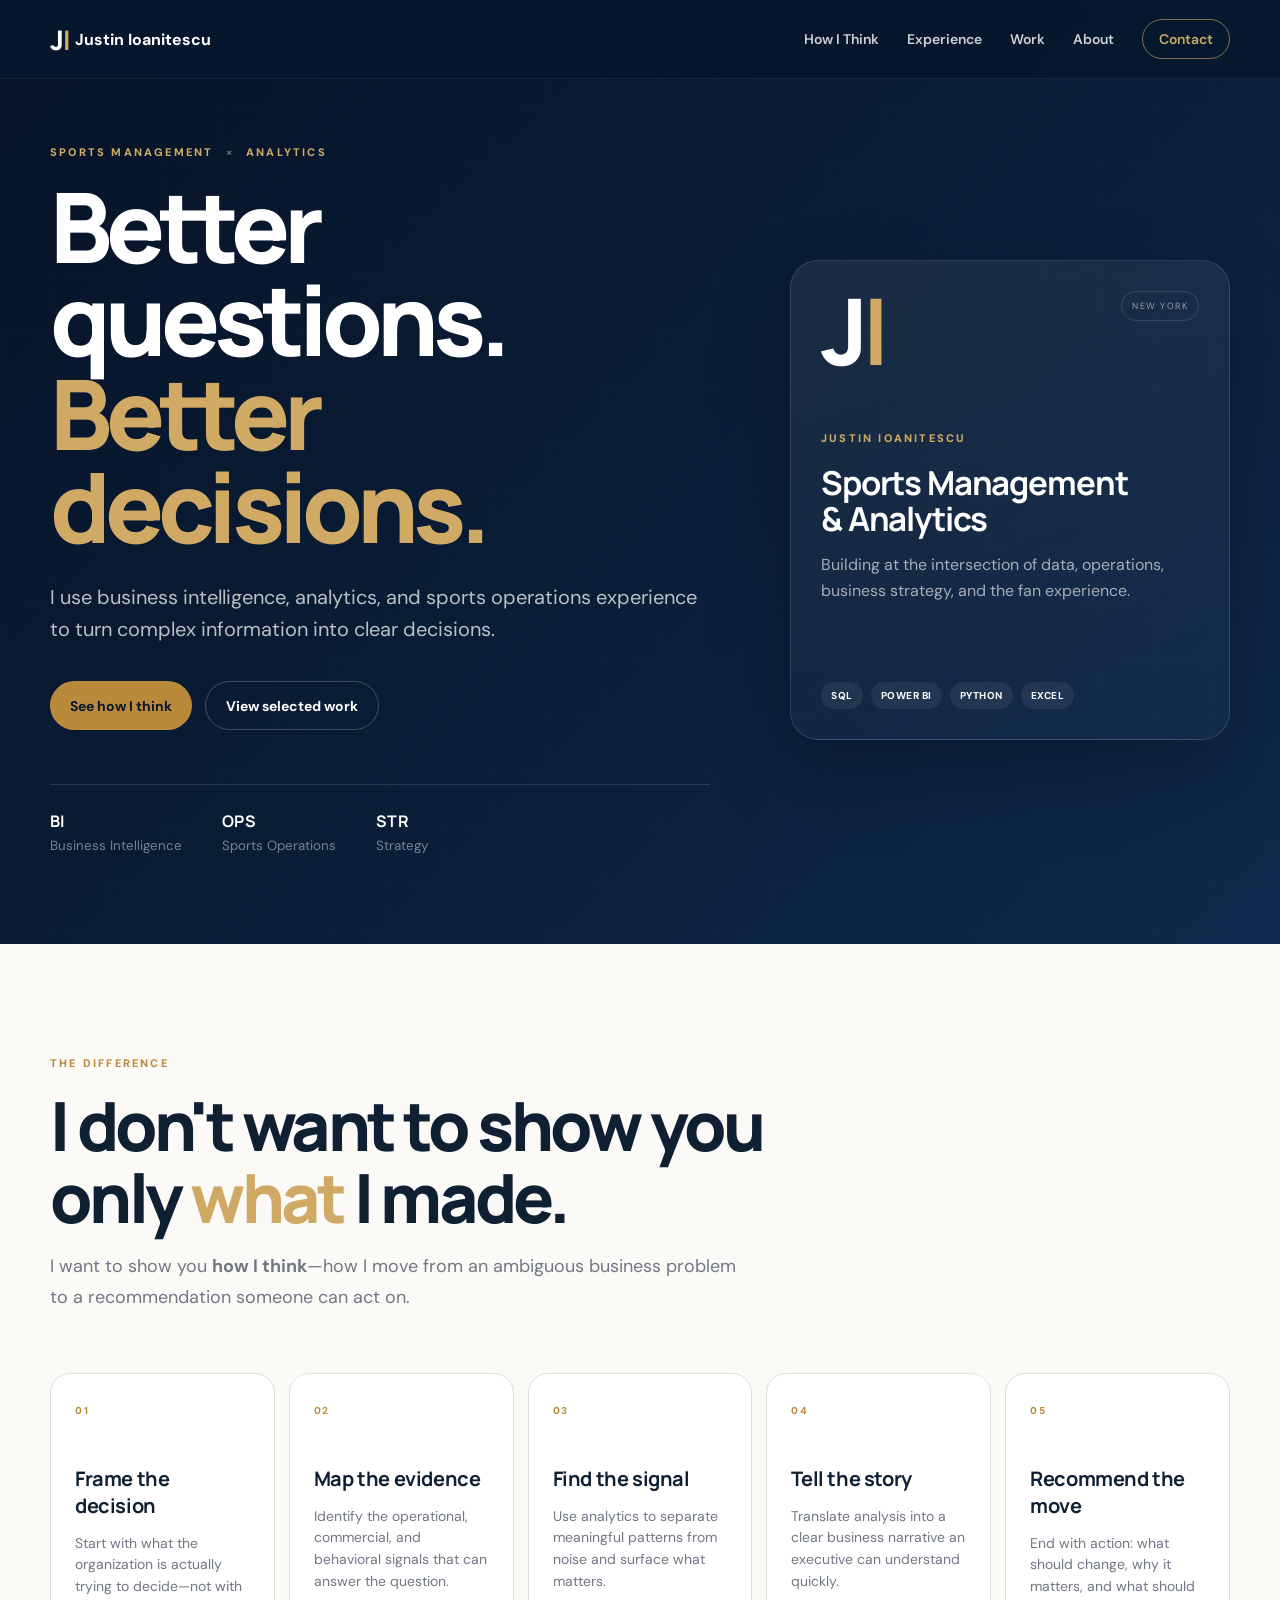
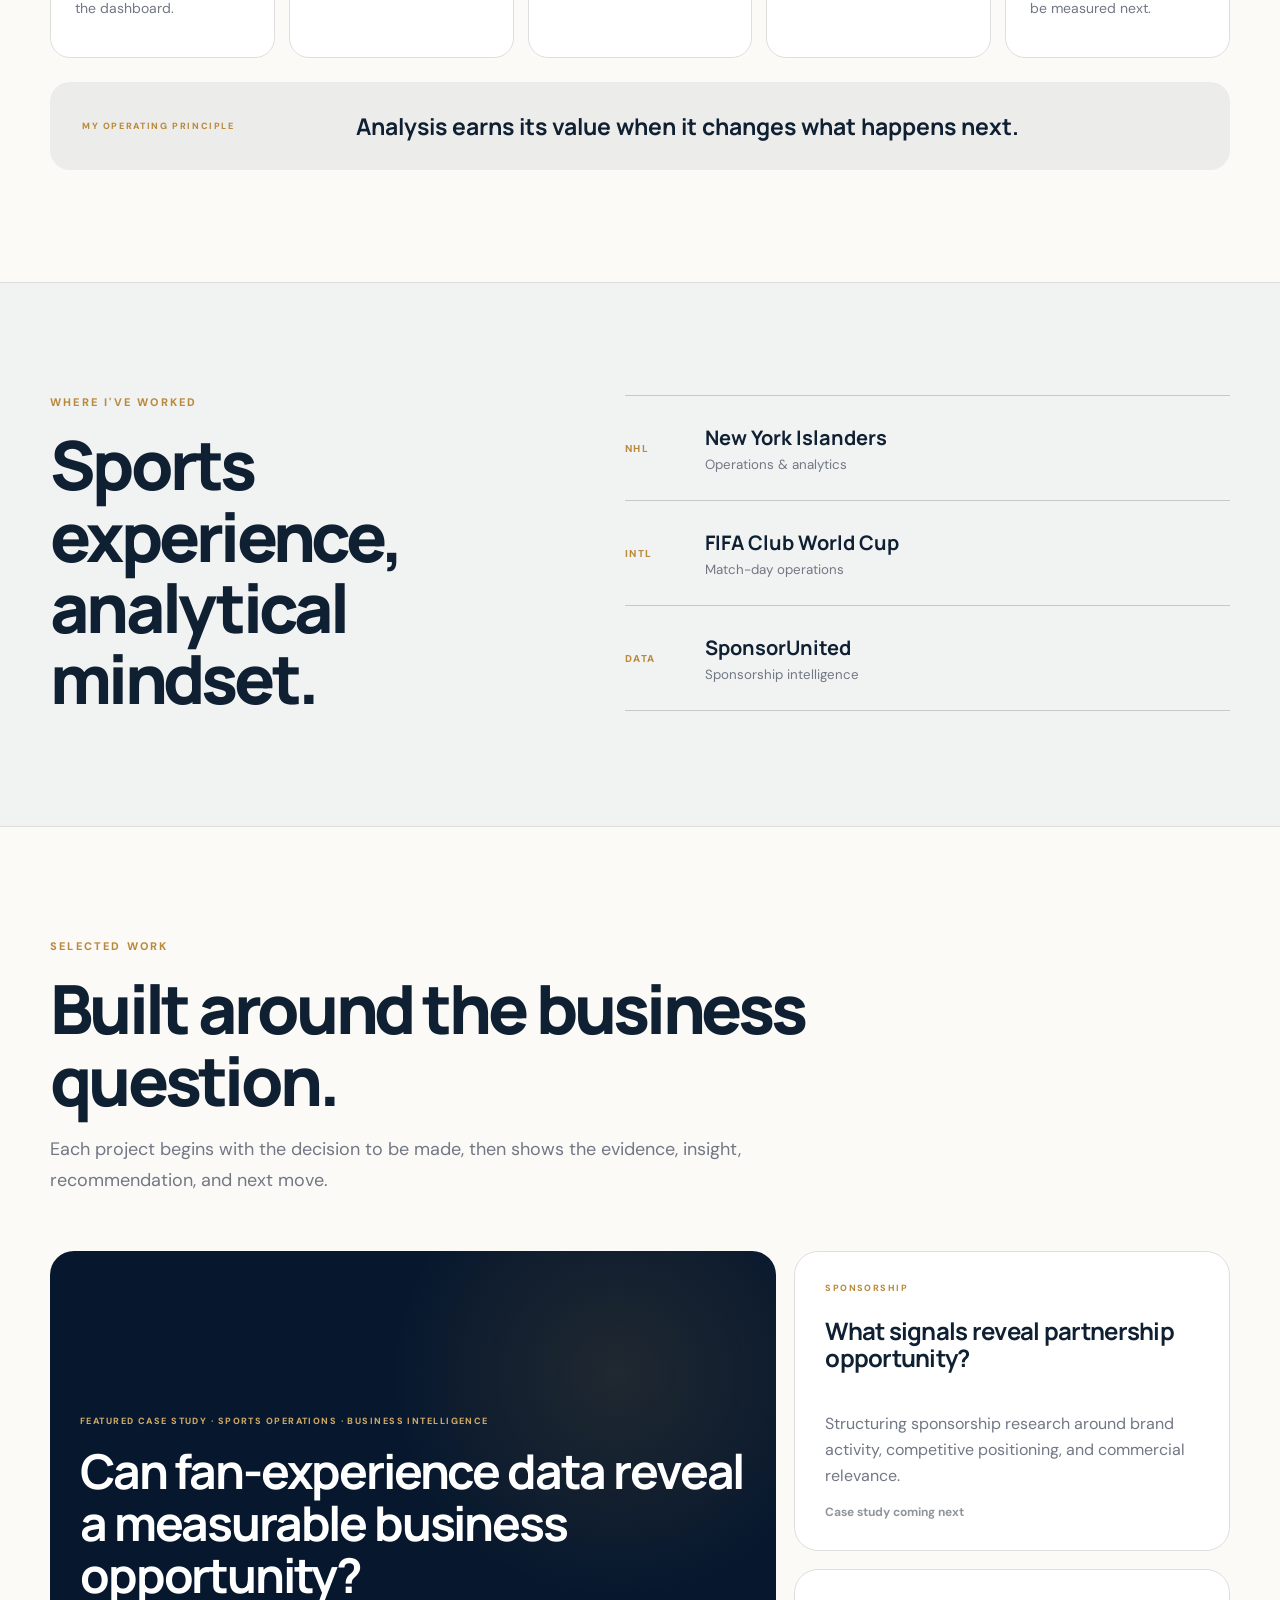
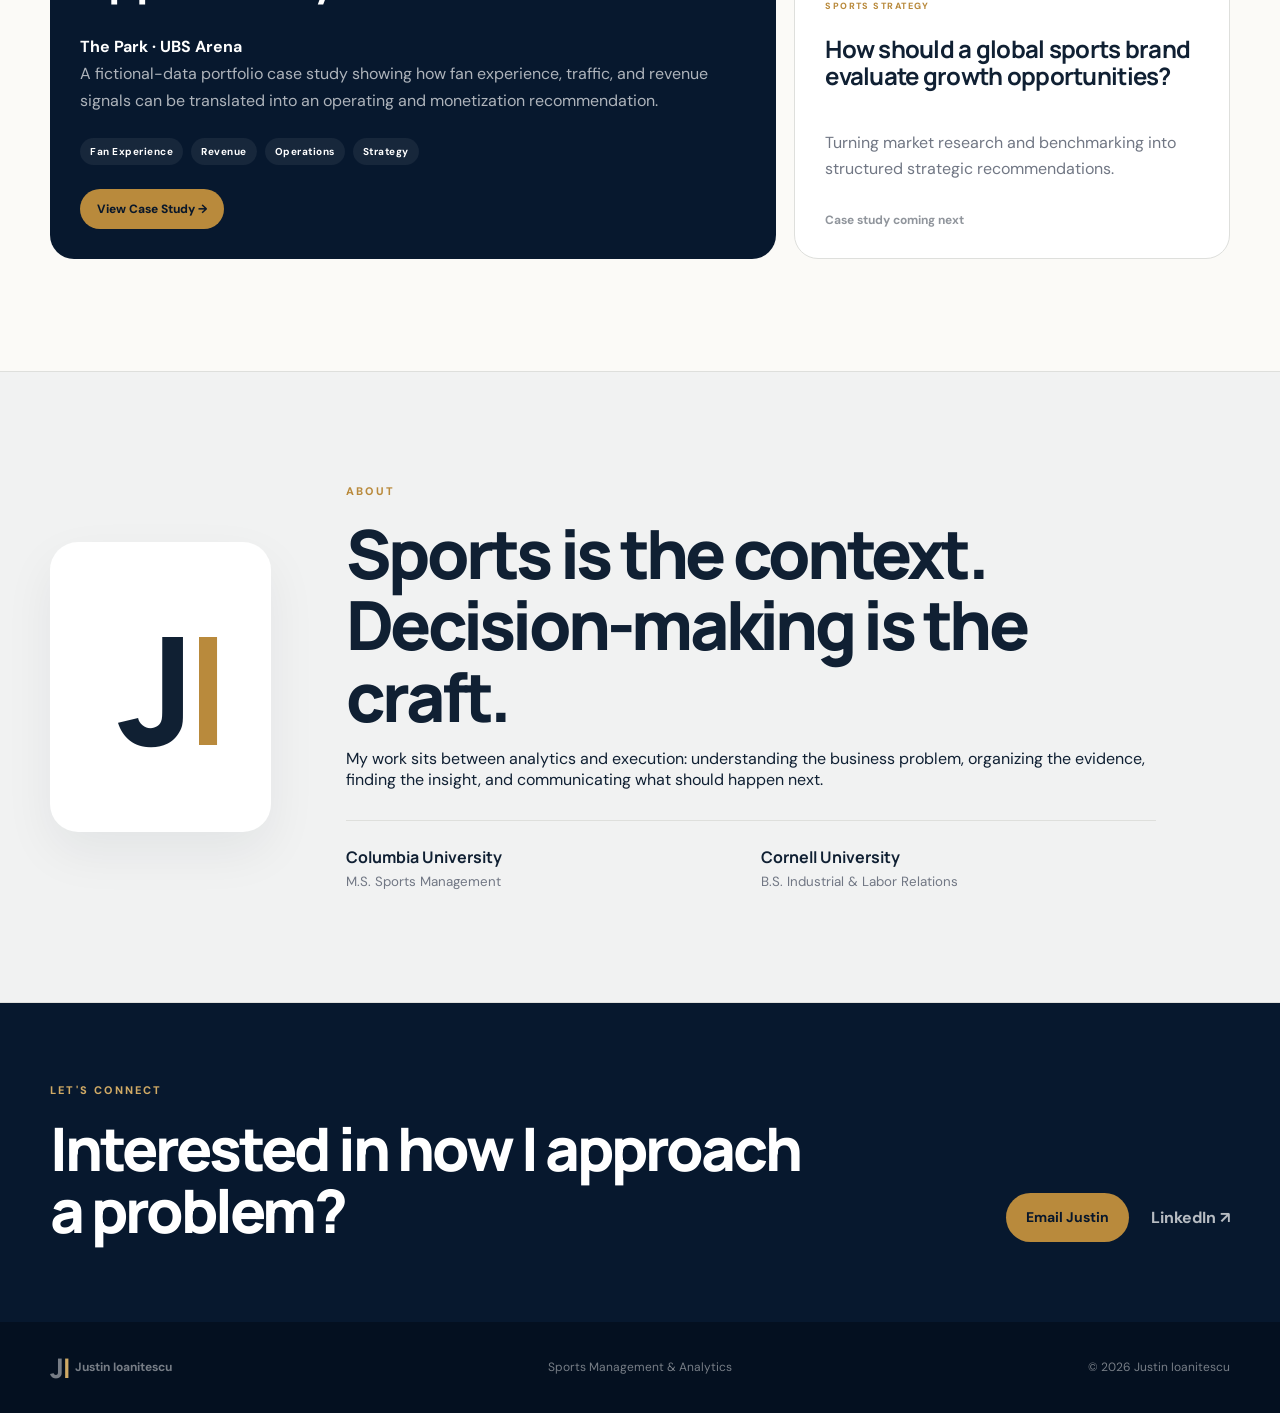
<file: index.html>
<!doctype html>
<html lang="en">
<head>
<meta charset="utf-8">
<meta name="viewport" content="width=device-width,initial-scale=1">
<meta name="description" content="Justin Ioanitescu — Sports Management & Analytics">
<title>Justin Ioanitescu | Sports Management & Analytics</title>
<link rel="icon" href="assets/favicon.svg">
<link rel="stylesheet" href="styles.css">
</head>
<body>
<header>
  <div class="nav">
    <a class="brand" href="#top"><span class="mark">J<b>I</b></span><span>Justin Ioanitescu</span></a>
    <button class="menu" aria-label="Menu">☰</button>
    <nav>
      <a href="#thinking">How I Think</a>
      <a href="#experience">Experience</a>
      <a href="#work">Work</a>
      <a href="#about">About</a>
      <a class="pill" href="mailto:justin.ioanitescu@gmail.com">Contact</a>
    </nav>
  </div>
</header>

<main id="top">
<section class="hero">
  <div class="grid"></div>
  <div class="wrap hero-grid">
    <div class="hero-copy reveal">
      <p class="eyebrow">SPORTS MANAGEMENT <span>×</span> ANALYTICS</p>
      <h1>Better questions.<br><em>Better decisions.</em></h1>
      <p class="lead">I use business intelligence, analytics, and sports operations experience to turn complex information into clear decisions.</p>
      <div class="actions">
        <a class="btn gold" href="#thinking">See how I think</a>
        <a class="btn ghost" href="#work">View selected work</a>
      </div>
      <div class="proof">
        <div><b>BI</b><small>Business Intelligence</small></div>
        <div><b>OPS</b><small>Sports Operations</small></div>
        <div><b>STR</b><small>Strategy</small></div>
      </div>
    </div>

    <aside class="profile reveal">
      <div class="profile-top">
        <div class="bigmark">J<b>I</b></div>
        <span>NEW YORK</span>
      </div>
      <div>
        <p class="eyebrow">JUSTIN IOANITESCU</p>
        <h2>Sports Management<br>& Analytics</h2>
        <p>Building at the intersection of data, operations, business strategy, and the fan experience.</p>
      </div>
      <div class="chips"><span>SQL</span><span>POWER BI</span><span>PYTHON</span><span>EXCEL</span></div>
    </aside>
  </div>
</section>

<section class="section" id="thinking">
  <div class="wrap">
    <div class="heading reveal">
      <p class="eyebrow dark">THE DIFFERENCE</p>
      <h2>I don't want to show you only <em>what</em> I made.</h2>
      <p>I want to show you <strong>how I think</strong>—how I move from an ambiguous business problem to a recommendation someone can act on.</p>
    </div>
    <div class="steps">
      <article class="reveal"><span>01</span><h3>Frame the decision</h3><p>Start with what the organization is actually trying to decide—not with the dashboard.</p></article>
      <article class="reveal"><span>02</span><h3>Map the evidence</h3><p>Identify the operational, commercial, and behavioral signals that can answer the question.</p></article>
      <article class="reveal"><span>03</span><h3>Find the signal</h3><p>Use analytics to separate meaningful patterns from noise and surface what matters.</p></article>
      <article class="reveal"><span>04</span><h3>Tell the story</h3><p>Translate analysis into a clear business narrative an executive can understand quickly.</p></article>
      <article class="reveal"><span>05</span><h3>Recommend the move</h3><p>End with action: what should change, why it matters, and what should be measured next.</p></article>
    </div>
    <div class="principle reveal">
      <small>MY OPERATING PRINCIPLE</small>
      <h3>Analysis earns its value when it changes what happens next.</h3>
    </div>
  </div>
</section>

<section class="section alt" id="experience">
  <div class="wrap split">
    <div class="heading reveal">
      <p class="eyebrow dark">WHERE I'VE WORKED</p>
      <h2>Sports experience,<br>analytical mindset.</h2>
    </div>
    <div class="orgs reveal">
      <div><span>NHL</span><p><b>New York Islanders</b><small>Operations & analytics</small></p></div>
      <div><span>INTL</span><p><b>FIFA Club World Cup</b><small>Match-day operations</small></p></div>
      <div><span>DATA</span><p><b>SponsorUnited</b><small>Sponsorship intelligence</small></p></div>
    </div>
  </div>
</section>

<section class="section" id="work">
  <div class="wrap">
    <div class="heading reveal">
      <p class="eyebrow dark">SELECTED WORK</p>
      <h2>Built around the business question.</h2>
      <p>Each project begins with the decision to be made, then shows the evidence, insight, recommendation, and next move.</p>
    </div>

    <div class="projects">
      <article class="featured reveal">
        <small>FEATURED CASE STUDY · SPORTS OPERATIONS · BUSINESS INTELLIGENCE</small>
        <h3>Can fan-experience data reveal a measurable business opportunity?</h3>
        <p><strong>The Park · UBS Arena</strong><br>A fictional-data portfolio case study showing how fan experience, traffic, and revenue signals can be translated into an operating and monetization recommendation.</p>
        <div class="chips"><span>Fan Experience</span><span>Revenue</span><span>Operations</span><span>Strategy</span></div>
        <a class="case-link" href="park-case-study.html">View Case Study →</a>
      </article>

      <article class="card reveal">
        <small>SPONSORSHIP</small>
        <h3>What signals reveal partnership opportunity?</h3>
        <p>Structuring sponsorship research around brand activity, competitive positioning, and commercial relevance.</p>
        <b class="soon">Case study coming next</b>
      </article>

      <article class="card reveal">
        <small>SPORTS STRATEGY</small>
        <h3>How should a global sports brand evaluate growth opportunities?</h3>
        <p>Turning market research and benchmarking into structured strategic recommendations.</p>
        <b class="soon">Case study coming next</b>
      </article>
    </div>
  </div>
</section>

<section class="section alt" id="about">
  <div class="wrap about">
    <div class="aboutmark reveal">J<b>I</b></div>
    <div class="heading reveal">
      <p class="eyebrow dark">ABOUT</p>
      <h2>Sports is the context.<br>Decision-making is the craft.</h2>
      <p>My work sits between analytics and execution: understanding the business problem, organizing the evidence, finding the insight, and communicating what should happen next.</p>
      <div class="education">
        <div><b>Columbia University</b><small>M.S. Sports Management</small></div>
        <div><b>Cornell University</b><small>B.S. Industrial & Labor Relations</small></div>
      </div>
    </div>
  </div>
</section>

<section class="cta">
  <div class="wrap">
    <div>
      <p class="eyebrow">LET'S CONNECT</p>
      <h2>Interested in how I approach a problem?</h2>
    </div>
    <div>
      <a class="btn gold" href="mailto:justin.ioanitescu@gmail.com">Email Justin</a>
      <a class="linkedin" href="https://www.linkedin.com/in/justin-ioanitescu/" target="_blank" rel="noopener">LinkedIn ↗</a>
    </div>
  </div>
</section>
</main>

<footer>
  <div class="wrap">
    <span class="brand"><span class="mark">J<b>I</b></span><span>Justin Ioanitescu</span></span>
    <span>Sports Management & Analytics</span>
    <span>© <span id="year"></span> Justin Ioanitescu</span>
  </div>
</footer>

<script src="script.js"></script>
</body>
</html>
</file>
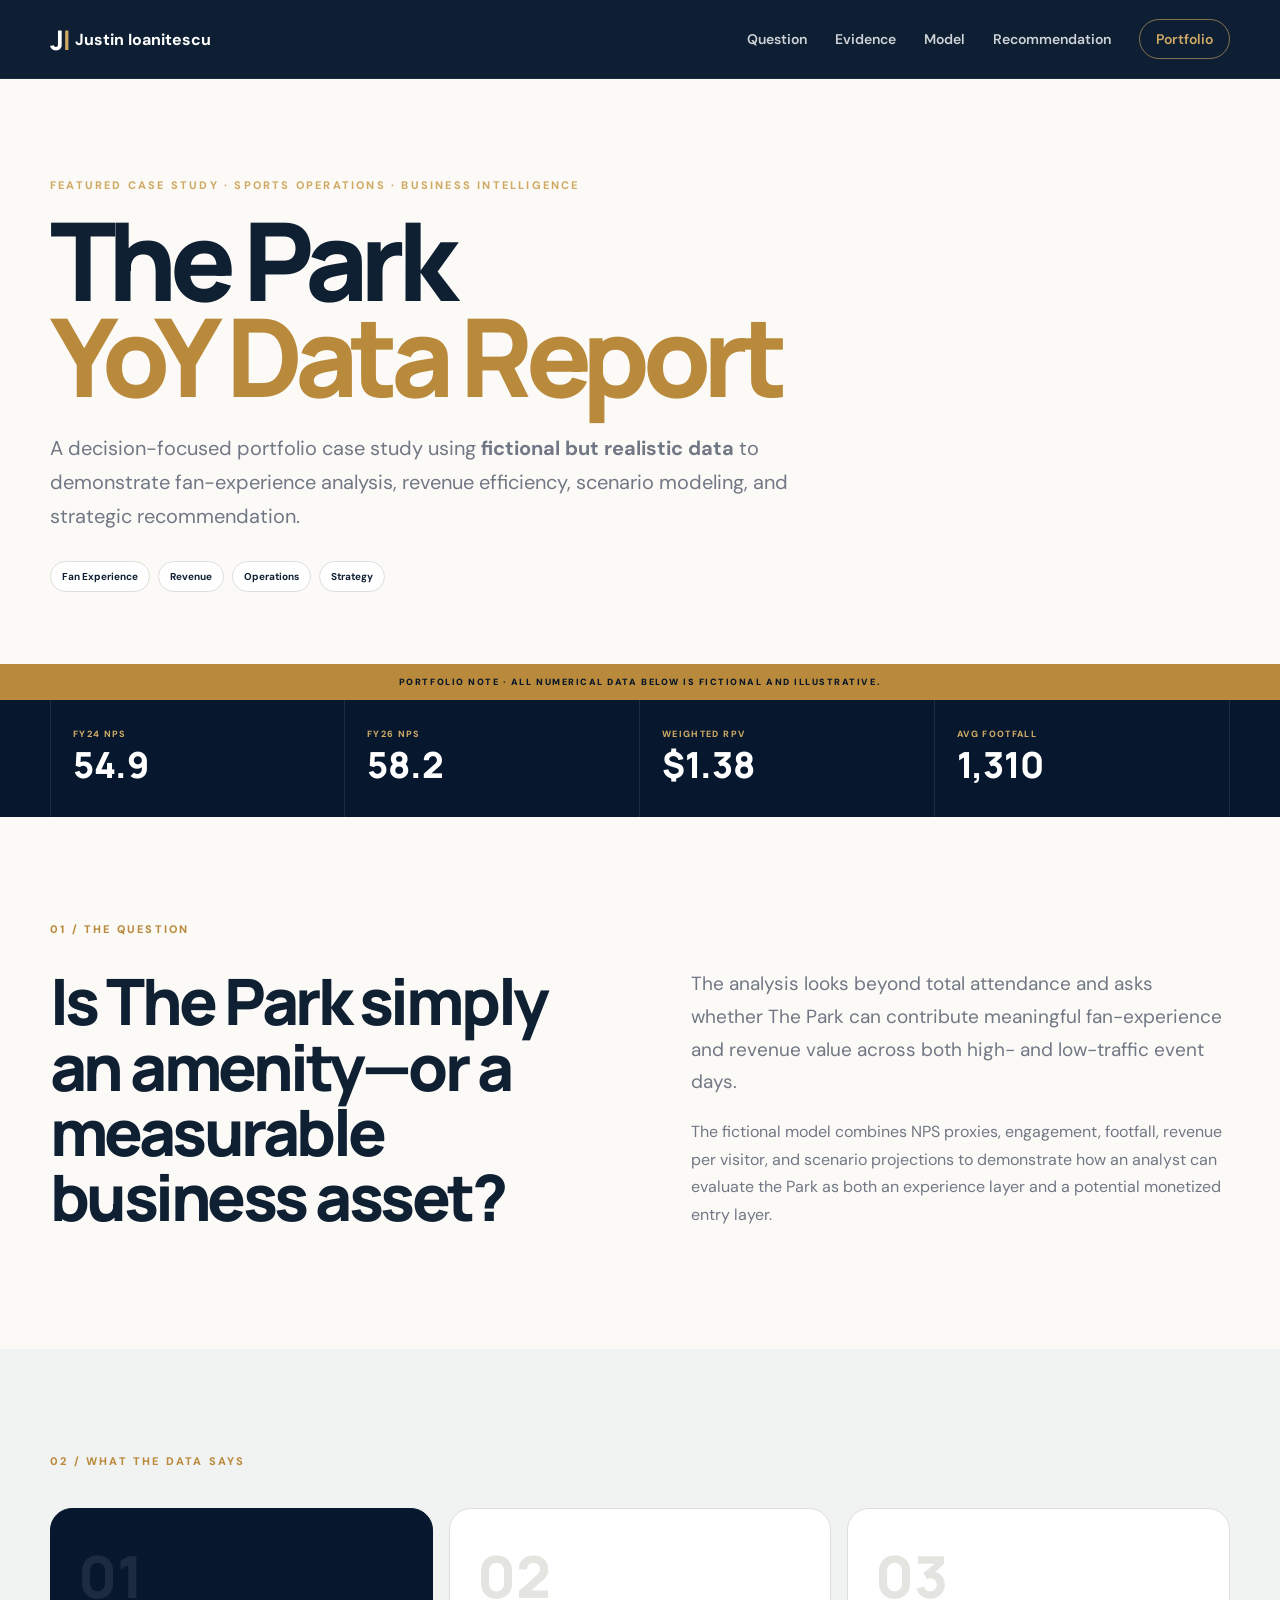
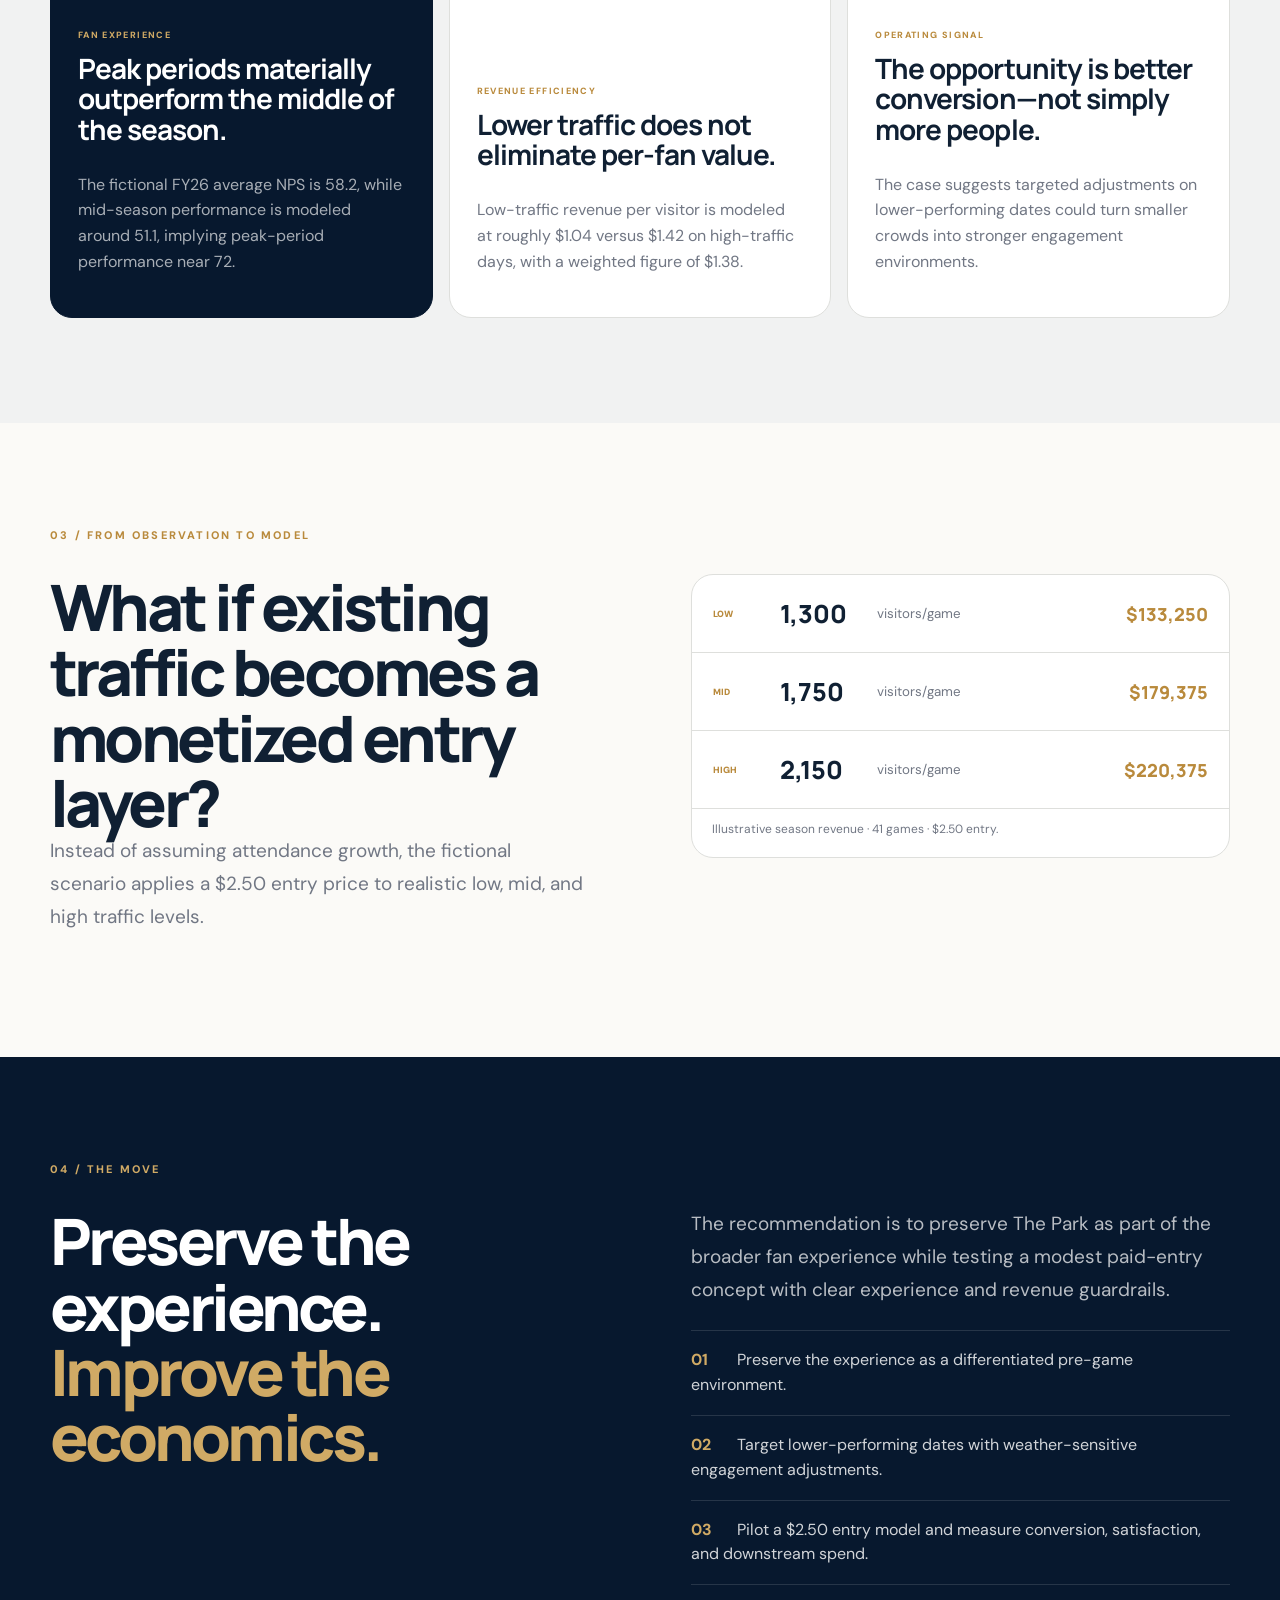
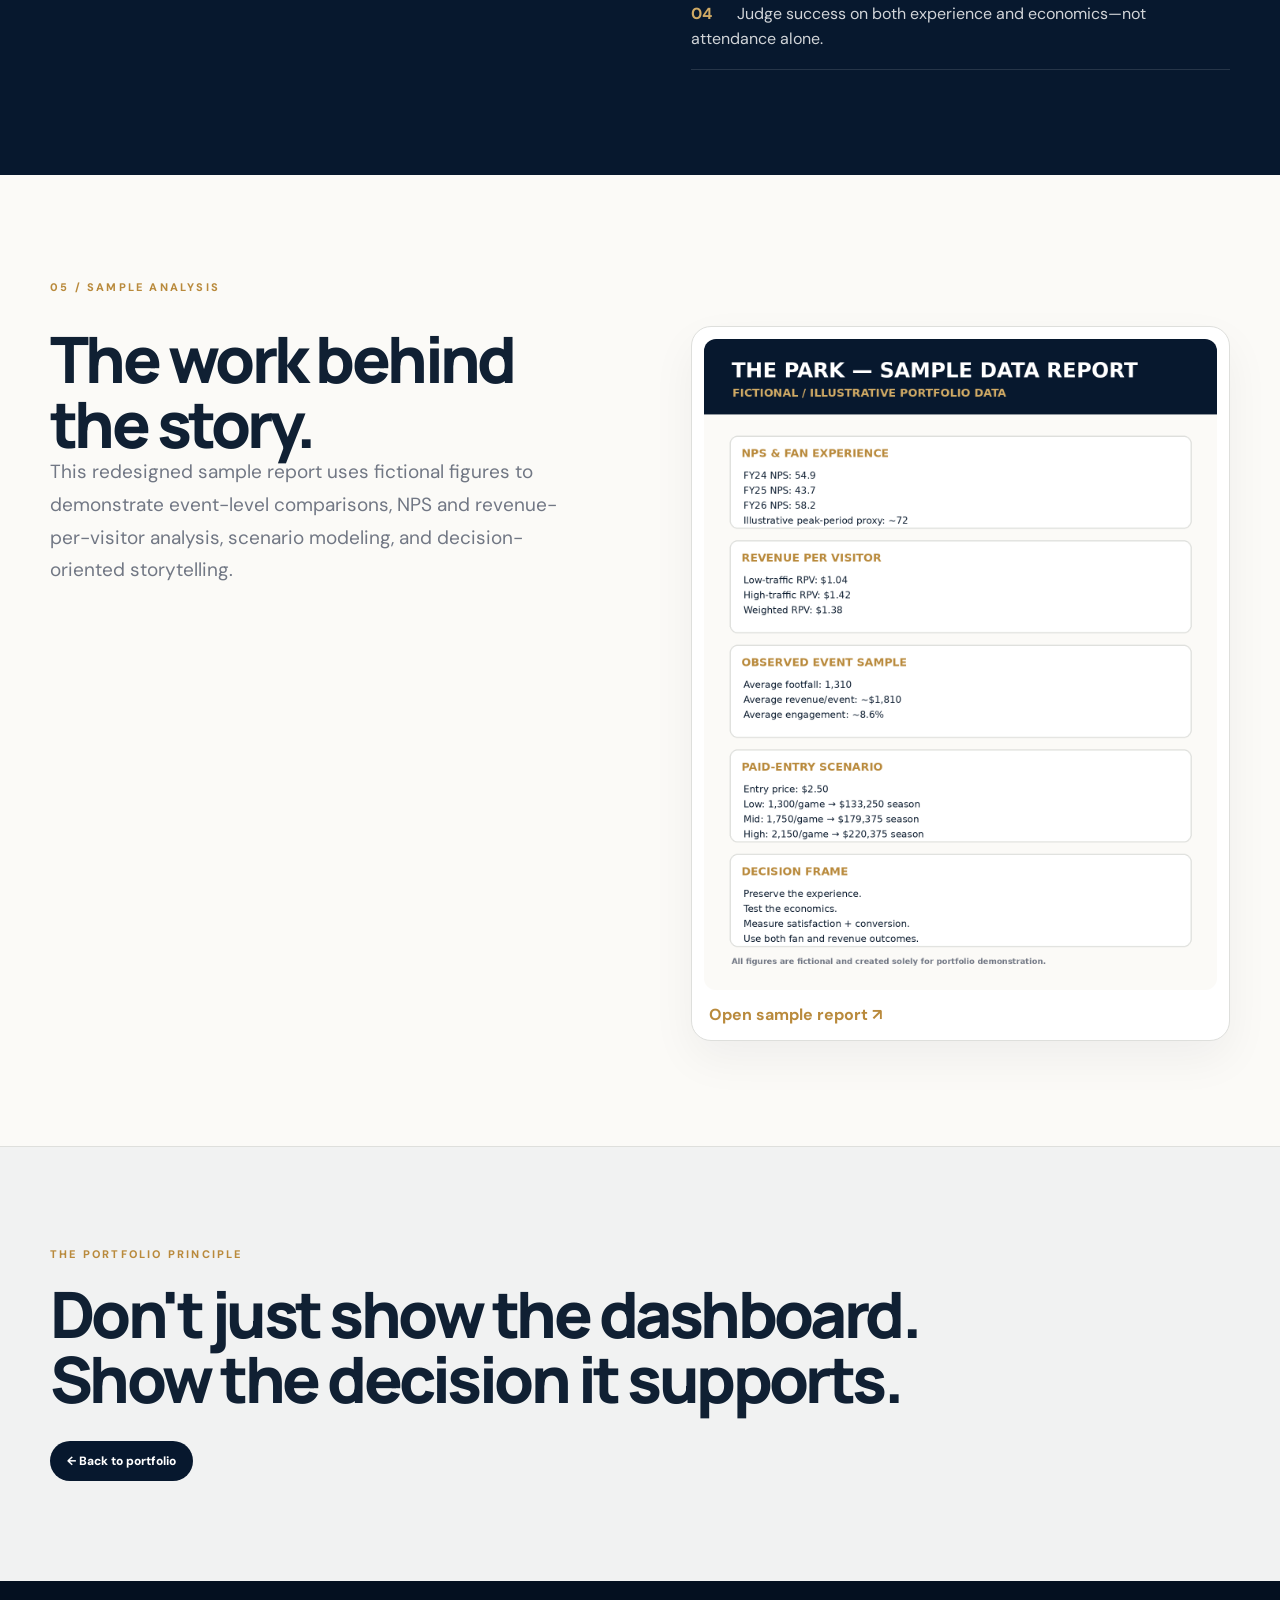
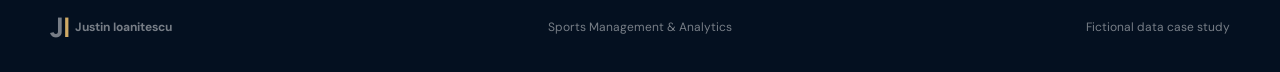
<file: park-case-study.html>
<!doctype html>
<html lang="en">
<head>
<meta charset="utf-8">
<meta name="viewport" content="width=device-width,initial-scale=1">
<title>The Park Case Study | Justin Ioanitescu</title>
<link rel="stylesheet" href="styles.css">
<link rel="stylesheet" href="case-study.css">
</head>
<body>
<header>
  <div class="nav">
    <a class="brand" href="index.html"><span class="mark">J<b>I</b></span><span>Justin Ioanitescu</span></a>
    <nav>
      <a href="#question">Question</a>
      <a href="#evidence">Evidence</a>
      <a href="#model">Model</a>
      <a href="#move">Recommendation</a>
      <a class="pill" href="index.html">Portfolio</a>
    </nav>
  </div>
</header>

<main class="case-main">
<section class="case-hero">
  <div class="wrap">
    <p class="eyebrow">FEATURED CASE STUDY · SPORTS OPERATIONS · BUSINESS INTELLIGENCE</p>
    <h1>The Park<br><em>YoY Data Report</em></h1>
    <p class="case-lead">A decision-focused portfolio case study using <strong>fictional but realistic data</strong> to demonstrate fan-experience analysis, revenue efficiency, scenario modeling, and strategic recommendation.</p>
    <div class="case-tags"><span>Fan Experience</span><span>Revenue</span><span>Operations</span><span>Strategy</span></div>
  </div>
</section>

<div class="disclosure">PORTFOLIO NOTE · ALL NUMERICAL DATA BELOW IS FICTIONAL AND ILLUSTRATIVE.</div>

<section class="case-metrics">
  <div class="wrap">
    <article><small>FY24 NPS</small><b>54.9</b></article>
    <article><small>FY26 NPS</small><b>58.2</b></article>
    <article><small>WEIGHTED RPV</small><b>$1.38</b></article>
    <article><small>AVG FOOTFALL</small><b>1,310</b></article>
  </div>
</section>

<section class="case-section" id="question">
  <div class="wrap">
    <p class="eyebrow dark">01 / THE QUESTION</p>
    <div class="case-two">
      <h2>Is The Park simply an amenity—or a measurable business asset?</h2>
      <div>
        <p class="case-body lead2">The analysis looks beyond total attendance and asks whether The Park can contribute meaningful fan-experience and revenue value across both high- and low-traffic event days.</p>
        <p class="case-body">The fictional model combines NPS proxies, engagement, footfall, revenue per visitor, and scenario projections to demonstrate how an analyst can evaluate the Park as both an experience layer and a potential monetized entry layer.</p>
      </div>
    </div>
  </div>
</section>

<section class="case-section case-alt" id="evidence">
  <div class="wrap">
    <p class="eyebrow dark">02 / WHAT THE DATA SAYS</p>
    <div class="insights">
      <article class="insight navy">
        <span>01</span><small>FAN EXPERIENCE</small>
        <h3>Peak periods materially outperform the middle of the season.</h3>
        <p>The fictional FY26 average NPS is 58.2, while mid-season performance is modeled around 51.1, implying peak-period performance near 72.</p>
      </article>
      <article class="insight">
        <span>02</span><small>REVENUE EFFICIENCY</small>
        <h3>Lower traffic does not eliminate per-fan value.</h3>
        <p>Low-traffic revenue per visitor is modeled at roughly $1.04 versus $1.42 on high-traffic days, with a weighted figure of $1.38.</p>
      </article>
      <article class="insight">
        <span>03</span><small>OPERATING SIGNAL</small>
        <h3>The opportunity is better conversion—not simply more people.</h3>
        <p>The case suggests targeted adjustments on lower-performing dates could turn smaller crowds into stronger engagement environments.</p>
      </article>
    </div>
  </div>
</section>

<section class="case-section" id="model">
  <div class="wrap">
    <p class="eyebrow dark">03 / FROM OBSERVATION TO MODEL</p>
    <div class="case-two">
      <div>
        <h2>What if existing traffic becomes a monetized entry layer?</h2>
        <p class="case-body lead2">Instead of assuming attendance growth, the fictional scenario applies a $2.50 entry price to realistic low, mid, and high traffic levels.</p>
      </div>
      <div class="scenario">
        <div><span>LOW</span><b>1,300</b><small>visitors/game</small><strong>$133,250</strong></div>
        <div><span>MID</span><b>1,750</b><small>visitors/game</small><strong>$179,375</strong></div>
        <div><span>HIGH</span><b>2,150</b><small>visitors/game</small><strong>$220,375</strong></div>
        <p>Illustrative season revenue · 41 games · $2.50 entry.</p>
      </div>
    </div>
  </div>
</section>

<section class="case-section recommendation" id="move">
  <div class="wrap">
    <p class="eyebrow">04 / THE MOVE</p>
    <div class="case-two">
      <h2>Preserve the experience.<br><em>Improve the economics.</em></h2>
      <div>
        <p class="case-body lead2">The recommendation is to preserve The Park as part of the broader fan experience while testing a modest paid-entry concept with clear experience and revenue guardrails.</p>
        <div class="moves">
          <p><b>01</b> Preserve the experience as a differentiated pre-game environment.</p>
          <p><b>02</b> Target lower-performing dates with weather-sensitive engagement adjustments.</p>
          <p><b>03</b> Pilot a $2.50 entry model and measure conversion, satisfaction, and downstream spend.</p>
          <p><b>04</b> Judge success on both experience and economics—not attendance alone.</p>
        </div>
      </div>
    </div>
  </div>
</section>

<section class="case-section">
  <div class="wrap">
    <p class="eyebrow dark">05 / SAMPLE ANALYSIS</p>
    <div class="case-two report-grid">
      <div>
        <h2>The work behind the story.</h2>
        <p class="case-body lead2">This redesigned sample report uses fictional figures to demonstrate event-level comparisons, NPS and revenue-per-visitor analysis, scenario modeling, and decision-oriented storytelling.</p>
      </div>
      <a class="report" href="assets/park-fictional-report.png" target="_blank">
        <img src="assets/park-fictional-report.png" alt="Fictional sample Park data report">
        <strong>Open sample report ↗</strong>
      </a>
    </div>
  </div>
</section>

<section class="case-end">
  <div class="wrap">
    <p class="eyebrow dark">THE PORTFOLIO PRINCIPLE</p>
    <h2>Don't just show the dashboard.<br>Show the decision it supports.</h2>
    <a class="case-back" href="index.html">← Back to portfolio</a>
  </div>
</section>
</main>

<footer>
  <div class="wrap">
    <span class="brand"><span class="mark">J<b>I</b></span><span>Justin Ioanitescu</span></span>
    <span>Sports Management & Analytics</span>
    <span>Fictional data case study</span>
  </div>
</footer>
</body>
</html>
</file>
<file: styles.css>
@import url('https://fonts.googleapis.com/css2?family=DM+Sans:wght@400;500;600;700&family=Manrope:wght@600;700;800&display=swap');
:root{
 --navy:#07182e; --navy2:#0b203d; --gold:#b98a3c; --gold2:#d0aa65;
 --paper:#fbfaf7; --soft:#f1f2f2; --ink:#102033; --muted:#717784;
 --line:#dedfdc; --white:#fff; --shadow:0 25px 70px rgba(7,24,46,.12);
}
*{box-sizing:border-box} html{scroll-behavior:smooth} body{margin:0;background:var(--paper);color:var(--ink);font-family:"DM Sans",sans-serif;-webkit-font-smoothing:antialiased}
a{color:inherit;text-decoration:none}.wrap{width:min(calc(100% - 42px),1180px);margin:auto}
header{position:fixed;top:0;left:0;right:0;z-index:30;background:rgba(7,24,46,.97);backdrop-filter:blur(12px);border-bottom:1px solid rgba(255,255,255,.06)}
.nav{height:78px;width:min(calc(100% - 42px),1180px);margin:auto;display:flex;align-items:center;justify-content:space-between;color:white}
.brand{display:flex;align-items:center;gap:10px;font-weight:700}.mark{font:800 27px "Manrope";letter-spacing:-6px}.mark b{color:var(--gold2);margin-left:5px}
.nav nav{display:flex;gap:28px;align-items:center;font-size:14px;font-weight:600;color:rgba(255,255,255,.8)}.nav nav a:hover{color:white}.pill{padding:10px 16px;border:1px solid rgba(208,170,101,.6);border-radius:999px;color:var(--gold2)!important}.menu{display:none;border:0;background:transparent;color:white;font-size:22px}
.hero{position:relative;overflow:hidden;min-height:100svh;padding:145px 0 90px;background:linear-gradient(135deg,#061326,#0a1e39 58%,#102a4d);color:white;display:flex;align-items:center}.grid{position:absolute;inset:0;background-image:linear-gradient(#ffffff07 1px,transparent 1px),linear-gradient(90deg,#ffffff07 1px,transparent 1px);background-size:55px 55px;opacity:.35}
.hero-grid{position:relative;z-index:2;display:grid;grid-template-columns:1.2fr .8fr;gap:80px;align-items:center}.eyebrow{margin:0 0 20px;color:var(--gold2);font-size:11px;letter-spacing:.2em;font-weight:800}.eyebrow.dark{color:var(--gold)}.eyebrow span{color:#ffffff66;padding:0 7px}
.hero h1{margin:0;font:800 clamp(58px,7.6vw,103px)/.96 "Manrope";letter-spacing:-.06em}.hero h1 em,.heading h2 em{font-style:normal;color:var(--gold2)}
.lead{max-width:650px;margin:28px 0 0;color:#ffffffb8;font-size:20px;line-height:1.62}.actions{display:flex;gap:13px;margin-top:36px}.btn{display:inline-flex;align-items:center;justify-content:center;min-height:49px;padding:0 20px;border-radius:999px;font-size:14px;font-weight:700}.btn.gold{background:var(--gold);color:#08172b}.btn.ghost{border:1px solid #ffffff38}
.proof{display:flex;gap:40px;margin-top:54px;padding-top:25px;border-top:1px solid #ffffff1f}.proof div{display:grid;gap:5px}.proof b{font-family:"Manrope";letter-spacing:.03em}.proof small{color:#ffffff73}
.profile{min-height:480px;padding:30px;display:flex;flex-direction:column;justify-content:space-between;border-radius:28px;border:1px solid #ffffff20;background:linear-gradient(160deg,#ffffff12,#ffffff05);box-shadow:0 35px 80px rgba(0,0,0,.25)}.profile-top{display:flex;justify-content:space-between;align-items:start}.profile-top>span{border:1px solid #ffffff21;padding:8px 10px;border-radius:999px;font-size:9px;letter-spacing:.16em;color:#ffffff8a}.bigmark{font:800 92px/.85 "Manrope";letter-spacing:-15px}.bigmark b{color:var(--gold2);margin-left:10px}
.profile h2{margin:0;font:700 33px/1.08 "Manrope";letter-spacing:-.035em}.profile p:last-child{color:#ffffff9d;line-height:1.6}.chips{display:flex;flex-wrap:wrap;gap:8px}.chips span{padding:7px 10px;border-radius:999px;background:#ffffff10;font-size:10px;font-weight:700;letter-spacing:.05em}
.section{padding:112px 0}.alt{background:var(--soft);border-block:1px solid var(--line)}.heading{max-width:810px}.heading h2{margin:0;font:800 clamp(42px,5.3vw,68px)/1.05 "Manrope";letter-spacing:-.055em}.heading>p:last-child{max-width:700px;color:var(--muted);font-size:18px;line-height:1.72}
.steps{display:grid;grid-template-columns:repeat(5,1fr);gap:14px;margin-top:60px}.steps article{min-height:250px;padding:24px;border:1px solid var(--line);border-radius:20px;background:#fff}.steps span{color:var(--gold);font-size:10px;font-weight:800;letter-spacing:.16em}.steps h3{margin:46px 0 12px;font:700 20px "Manrope";letter-spacing:-.02em}.steps p{color:var(--muted);font-size:14px;line-height:1.55}
.principle{margin-top:24px;padding:28px 32px;border-radius:20px;background:#ececeb;display:grid;grid-template-columns:.45fr 1.55fr;align-items:center;gap:30px}.principle small{color:var(--gold);font-size:9px;font-weight:800;letter-spacing:.18em}.principle h3{margin:0;font:700 23px "Manrope"}
.split{display:grid;grid-template-columns:.9fr 1.1fr;gap:80px}.orgs{border-top:1px solid #c7c9c8}.orgs>div{display:grid;grid-template-columns:80px 1fr;align-items:center;min-height:105px;border-bottom:1px solid #c7c9c8}.orgs>div>span{color:var(--gold);font-size:10px;font-weight:800;letter-spacing:.14em}.orgs p{margin:0;display:grid;gap:5px}.orgs b{font:700 20px "Manrope"}.orgs small{color:var(--muted)}
.projects{display:grid;grid-template-columns:1.25fr .75fr;gap:18px;margin-top:55px}.featured,.card{padding:30px;border-radius:24px}.featured{grid-row:span 2;min-height:600px;display:flex;flex-direction:column;justify-content:flex-end;background:radial-gradient(circle at 78% 20%,rgba(185,138,60,.14),transparent 30%),var(--navy);color:white}.featured small,.card small{color:var(--gold2);font-size:9px;font-weight:800;letter-spacing:.16em}.featured h3{max-width:760px;margin:18px 0 16px;font:700 clamp(34px,4vw,48px)/1.08 "Manrope";letter-spacing:-.045em}.featured p{color:#ffffffac;line-height:1.7}.featured p strong{color:#fff}.featured .chips{margin:8px 0 24px}.case-link{align-self:flex-start;padding:12px 17px;border-radius:999px;background:var(--gold);color:#09172a;font-size:12px;font-weight:800}.card{min-height:290px;border:1px solid var(--line);background:#fff;display:flex;flex-direction:column}.card small{color:var(--gold)}.card h3{font:700 24px/1.12 "Manrope";letter-spacing:-.03em}.card p{color:var(--muted);line-height:1.6}.soon{margin-top:auto;color:#90959c;font-size:12px}
.about{display:grid;grid-template-columns:.4fr 1.6fr;gap:75px;align-items:center}.aboutmark{min-height:290px;border-radius:28px;background:white;display:flex;align-items:center;justify-content:center;box-shadow:0 20px 50px #07182e10;font:800 150px "Manrope";letter-spacing:-26px}.aboutmark b{color:var(--gold);margin-left:18px}.education{display:grid;grid-template-columns:1fr 1fr;gap:20px;margin-top:30px;padding-top:25px;border-top:1px solid var(--line)}.education div{display:grid;gap:5px}.education b{font-family:"Manrope"}.education small{color:var(--muted)}
.cta{padding:80px 0;background:var(--navy);color:white}.cta .wrap{display:flex;justify-content:space-between;gap:40px;align-items:flex-end}.cta h2{max-width:760px;margin:0;font:800 clamp(38px,5vw,60px)/1.04 "Manrope";letter-spacing:-.05em}.cta .wrap>div:last-child{display:flex;gap:22px;align-items:center}.linkedin{color:#ffffffb5;font-weight:700}
footer{padding:27px 0;background:#041020;color:#ffffff75;font-size:12px}footer .wrap{display:grid;grid-template-columns:1fr auto 1fr;gap:25px;align-items:center}footer .wrap>span:last-child{text-align:right}
.reveal{opacity:0;transform:translateY(16px);transition:.65s ease}.reveal.show{opacity:1;transform:none}
@media(max-width:940px){.hero-grid,.split,.about{grid-template-columns:1fr}.steps{grid-template-columns:repeat(2,1fr)}.projects{grid-template-columns:1fr}.featured{grid-row:auto}.aboutmark{min-height:220px}.cta .wrap{align-items:flex-start;flex-direction:column}}
@media(max-width:700px){.nav nav{display:none}.menu{display:block}.hero{padding-top:120px}.hero h1{font-size:58px}.profile{min-height:390px}.steps{grid-template-columns:1fr}.principle{grid-template-columns:1fr}.orgs>div{grid-template-columns:55px 1fr}.education{grid-template-columns:1fr}.cta .wrap>div:last-child{align-items:stretch;flex-direction:column}.cta .btn{text-align:center}footer .wrap{grid-template-columns:1fr}footer .wrap>span:last-child{text-align:left}}
</file>
<file: case-study.css>
.case-main{padding-top:78px}.case-hero{padding:100px 0 72px;background:var(--paper)}.case-hero h1{margin:12px 0 28px;font:800 clamp(64px,8.5vw,120px)/.88 "Manrope";letter-spacing:-.07em}.case-hero h1 em{font-style:normal;color:var(--gold)}.case-lead{max-width:780px;color:var(--muted);font-size:20px;line-height:1.7}.case-tags{display:flex;gap:8px;flex-wrap:wrap;margin-top:28px}.case-tags span{padding:8px 11px;border:1px solid var(--line);border-radius:999px;background:white;font-size:10px;font-weight:700}
.disclosure{padding:12px 20px;text-align:center;background:var(--gold);color:#0a1729;font-size:9px;font-weight:900;letter-spacing:.17em}
.case-metrics{background:var(--navy);color:white}.case-metrics .wrap{display:grid;grid-template-columns:repeat(4,1fr)}.case-metrics article{padding:28px 22px;border-right:1px solid #ffffff18}.case-metrics article:first-child{border-left:1px solid #ffffff18}.case-metrics small{display:block;color:var(--gold2);font-size:9px;font-weight:800;letter-spacing:.15em}.case-metrics b{font:800 36px "Manrope"}
.case-section{padding:105px 0;background:var(--paper)}.case-alt{background:var(--soft)}.case-two{display:grid;grid-template-columns:1fr 1fr;gap:8vw;margin-top:32px;align-items:start}.case-two h2,.case-end h2{margin:0;font:800 clamp(42px,5vw,68px)/1.02 "Manrope";letter-spacing:-.055em}.case-body{color:var(--muted);line-height:1.72}.lead2{font-size:19px;margin-top:0}.insights{display:grid;grid-template-columns:repeat(3,1fr);gap:16px;margin-top:40px}.insight{min-height:410px;padding:27px;border:1px solid var(--line);border-radius:22px;background:white;display:flex;flex-direction:column}.insight>span{font:800 58px "Manrope";color:#e4e4e0}.insight small{margin-top:auto;color:var(--gold);font-size:9px;font-weight:800;letter-spacing:.15em}.insight h3{margin:12px 0;font:700 28px/1.08 "Manrope";letter-spacing:-.035em}.insight p{color:var(--muted);line-height:1.6}.insight.navy{background:var(--navy);color:white;border-color:var(--navy)}.insight.navy>span{color:#ffffff16}.insight.navy small{color:var(--gold2)}.insight.navy p{color:#ffffffa6}
.scenario{border:1px solid var(--line);border-radius:22px;overflow:hidden;background:white}.scenario>div{display:grid;grid-template-columns:55px 85px 1fr auto;gap:12px;align-items:center;padding:21px;border-bottom:1px solid var(--line)}.scenario span{color:var(--gold);font-size:9px;font-weight:900}.scenario b{font:800 25px "Manrope"}.scenario small{color:var(--muted)}.scenario strong{color:var(--gold);font:800 18px "Manrope"}.scenario>p{padding:0 20px 8px;color:var(--muted);font-size:12px}
.recommendation{background:var(--navy);color:white}.recommendation h2 em{font-style:normal;color:var(--gold2)}.recommendation .lead2{color:#ffffffb6}.moves{margin-top:24px;border-top:1px solid #ffffff20}.moves p{margin:0;padding:17px 0;border-bottom:1px solid #ffffff20;color:#ffffffd0;line-height:1.55}.moves b{display:inline-block;width:42px;color:var(--gold2)}
.report-grid{align-items:start}.report{display:block;padding:12px;border:1px solid var(--line);border-radius:20px;background:white;box-shadow:0 18px 45px #07182e0d}.report img{display:block;width:100%;border-radius:12px}.report strong{display:block;padding:14px 5px 3px;color:var(--gold)}
.case-end{padding:100px 0;background:var(--soft);border-top:1px solid var(--line)}.case-end h2{max-width:970px}.case-back{display:inline-flex;margin-top:30px;padding:12px 17px;border-radius:999px;background:var(--navy);color:white;font-size:12px;font-weight:800}
@media(max-width:800px){.case-two,.insights{grid-template-columns:1fr}.case-metrics .wrap{grid-template-columns:1fr 1fr}.scenario>div{grid-template-columns:45px 1fr auto}.scenario small{display:none}}
</file>
